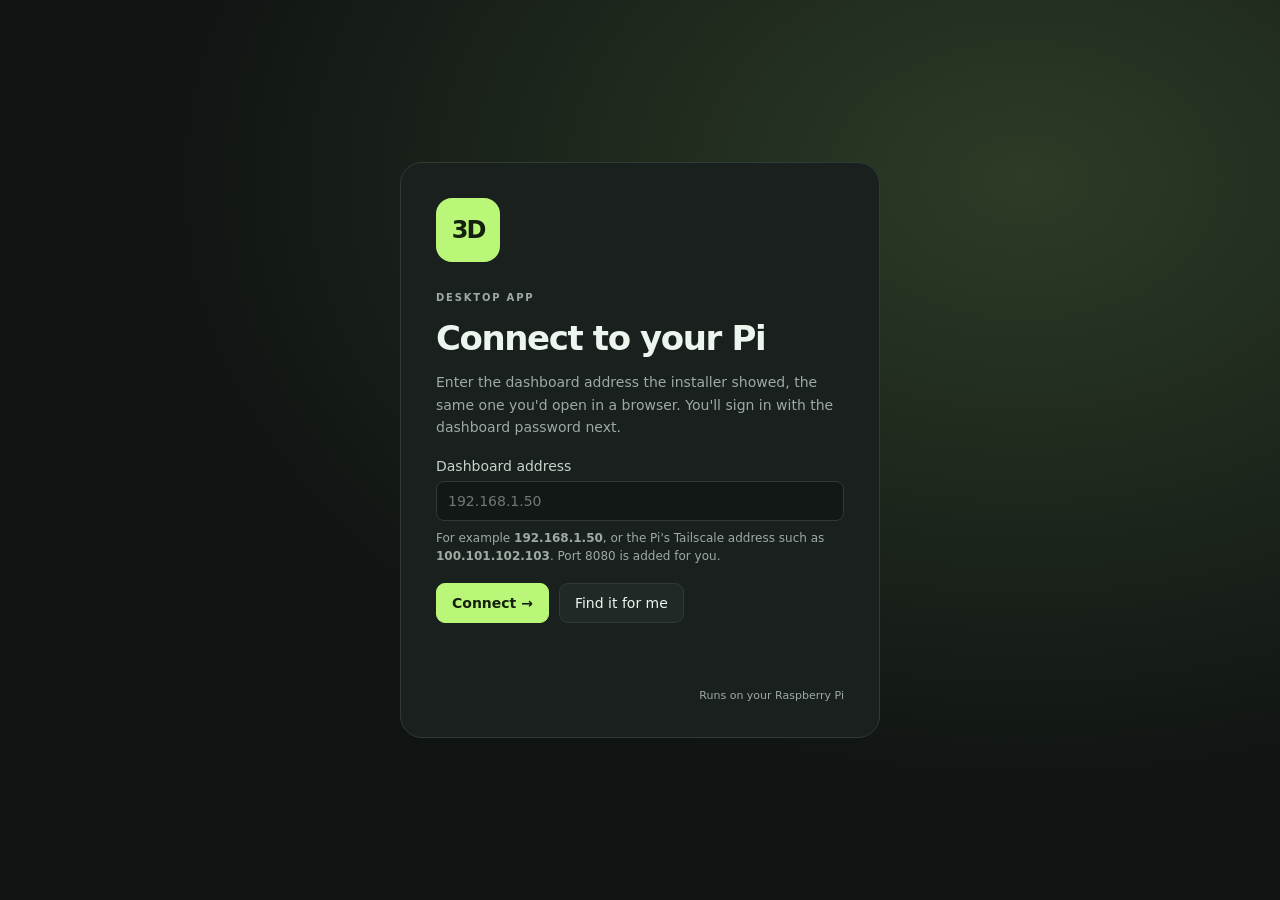
<file: desktop/connect.html>
<!doctype html>
<html lang="en">
<head>
<meta charset="utf-8">
<meta name="viewport" content="width=device-width,initial-scale=1">
<title>Connect to your Pi · 3D Printer Management</title>
<style>
:root{color-scheme:dark;--bg:#101413;--panel:#19201e;--raised:#202925;--line:#303b36;--text:#edf5ef;--muted:#9daba3;--green:#baf778;--red:#ff9f99;font-family:Inter,"Segoe UI",ui-sans-serif,system-ui,sans-serif}
*{box-sizing:border-box}
body{margin:0;min-height:100vh;display:grid;place-items:center;padding:24px;background:var(--bg) radial-gradient(ellipse at 80% 20%,#2c3c26 0,transparent 60%);color:var(--text);font-size:14px}
.card{width:min(480px,100%);padding:35px;border:1px solid var(--line);border-radius:22px;background:var(--panel)}
.mark{display:grid;place-items:center;background:var(--green);color:#15200e;font-size:24px;font-weight:850;width:64px;height:64px;border-radius:16px;letter-spacing:-2px;margin-bottom:28px}
.eyebrow{font-size:10px;letter-spacing:1.8px;font-weight:650;color:var(--muted);margin:0 0 13px}
h1{font-size:34px;letter-spacing:-1.4px;line-height:1.13;margin:0 0 14px}
p{line-height:1.6;margin:0 0 14px}
.muted,small{color:var(--muted)}
label{display:block;margin:20px 0 6px;color:#c6d4ca}
input{display:block;width:100%;font:inherit;background:#111815;color:var(--text);border:1px solid var(--line);border-radius:8px;padding:11px;margin-top:7px}
button{font:inherit;cursor:pointer;background:var(--raised);color:var(--text);border:1px solid var(--line);padding:11px 15px;border-radius:9px}
button:hover{background:#303d35}
button:disabled{opacity:.5;cursor:wait}
button.primary{background:var(--green);color:#14200d;border-color:var(--green);font-weight:650}
button.primary:hover{background:#d0ffa0}
button.link{background:none;border:0;padding:0;color:var(--green);text-decoration:underline}
button:focus-visible,input:focus-visible{outline:2px solid var(--green);outline-offset:3px}
.actions{display:flex;gap:10px;flex-wrap:wrap;margin-top:18px}
.hint{font-size:12px;margin-top:8px;line-height:1.5}
#status{min-height:22px;margin:18px 0 0;line-height:1.5}
#status.error{color:var(--red)}
#found{list-style:none;padding:0;margin:14px 0 0}
#found li{margin:0 0 8px}
#found button{width:100%;text-align:left}
#found small{display:block;margin-top:3px}
footer{display:flex;justify-content:space-between;gap:12px;margin-top:26px;font-size:11px}
[hidden]{display:none!important}
</style>
</head>
<body>
<main class="card">
  <div class="mark" aria-hidden="true">3D</div>
  <p class="eyebrow">DESKTOP APP</p>
  <h1>Connect to your Pi</h1>
  <p class="muted">Enter the dashboard address the installer showed, the same one you'd open in a browser. You'll sign in with the dashboard password next.</p>
  <form id="form" novalidate>
    <label for="address">Dashboard address</label>
    <input id="address" autocomplete="off" spellcheck="false" placeholder="192.168.1.50" required>
    <p class="hint muted">For example <strong>192.168.1.50</strong>, or the Pi's Tailscale address such as <strong>100.101.102.103</strong>. Port 8080 is added for you.</p>
    <div class="actions">
      <button id="connect" class="primary" type="submit">Connect →</button>
      <button id="find" type="button">Find it for me</button>
      <button id="back" type="button" hidden>Back to the dashboard</button>
    </div>
  </form>
  <p id="status" role="status" aria-live="polite"></p>
  <ul id="found" aria-label="Dashboards found"></ul>
  <footer class="muted"><span id="version"></span><span>Runs on your Raspberry Pi</span></footer>
</main>
<script>
'use strict';
const $ = id => document.getElementById(id);
let info = {}, retry = null, countdown = null;

function say(text, error) {
  $('status').textContent = text || '';
  $('status').className = error ? 'error' : '';
}
function busy(on) {
  for (const id of ['connect', 'find', 'back']) $(id).disabled = on;
}
function stopRetrying() {
  clearTimeout(retry);
  clearInterval(countdown);
  retry = countdown = null;
}
async function call(name, ...args) {
  try {
    return await window.pywebview.api[name](...args);
  } catch (error) {
    return {ok: false, message: String((error && error.message) || error)};
  }
}

async function connect(automatic) {
  stopRetrying();
  const address = $('address').value.trim();
  if (!address) { say('Enter the address of your Pi, for example 192.168.1.50.', true); $('address').focus(); return; }
  busy(true);
  say('Connecting to ' + address + '…');
  const result = await call('connect', address);
  if (result.ok) {
    say('Opening the dashboard…');
    window.location.href = result.url;
    return;
  }
  busy(false);
  if (!automatic) { say(result.message, true); return; }
  // On start-up the network may not be up yet (for example right after signing in to Windows): keep trying.
  let seconds = 15;
  const show = () => say(result.message + ' Trying again in ' + seconds + ' s.', true);
  show();
  countdown = setInterval(() => { seconds -= 1; if (seconds > 0) show(); }, 1000);
  retry = setTimeout(() => connect(true), seconds * 1000);
}

async function find() {
  stopRetrying();
  busy(true);
  $('found').replaceChildren();
  say('Looking on this computer\'s networks and tailnet. This takes up to 15 seconds…');
  const result = await call('find');
  busy(false);
  const found = result.found || [];
  if (!found.length) {
    say(result.message || 'No dashboard answered. Type the address the installer showed instead. (The search covers addresses like yours, ' +
        'for example 192.168.1.1–254, and Tailscale devices if Tailscale is installed here.)', true);
    return;
  }
  say(found.length === 1 ? 'Found one dashboard:' : 'Found ' + found.length + ' dashboards. Pick yours:');
  for (const pi of found) {
    const item = document.createElement('li'), button = document.createElement('button'), detail = document.createElement('small');
    button.type = 'button';
    button.textContent = pi.url;
    detail.textContent = pi.name || 'On this network';
    button.append(detail);
    button.addEventListener('click', () => { $('address').value = pi.url; connect(false); });
    item.append(button);
    $('found').append(item);
  }
}

async function ready() {
  info = await call('start');
  $('version').textContent = info.version ? 'Desktop app ' + info.version : '';
  $('address').value = info.address || '';
  $('back').hidden = !info.back;
  if (info.auto) connect(true); else $('address').focus();
}

$('form').addEventListener('submit', event => { event.preventDefault(); connect(false); });
$('find').addEventListener('click', find);
$('back').addEventListener('click', () => { window.location.href = info.address + '/'; });
$('address').addEventListener('input', stopRetrying);
if (window.pywebview && window.pywebview.api && window.pywebview.api.start) ready();
else window.addEventListener('pywebviewready', ready, {once: true});
</script>
</body>
</html>
</file>
